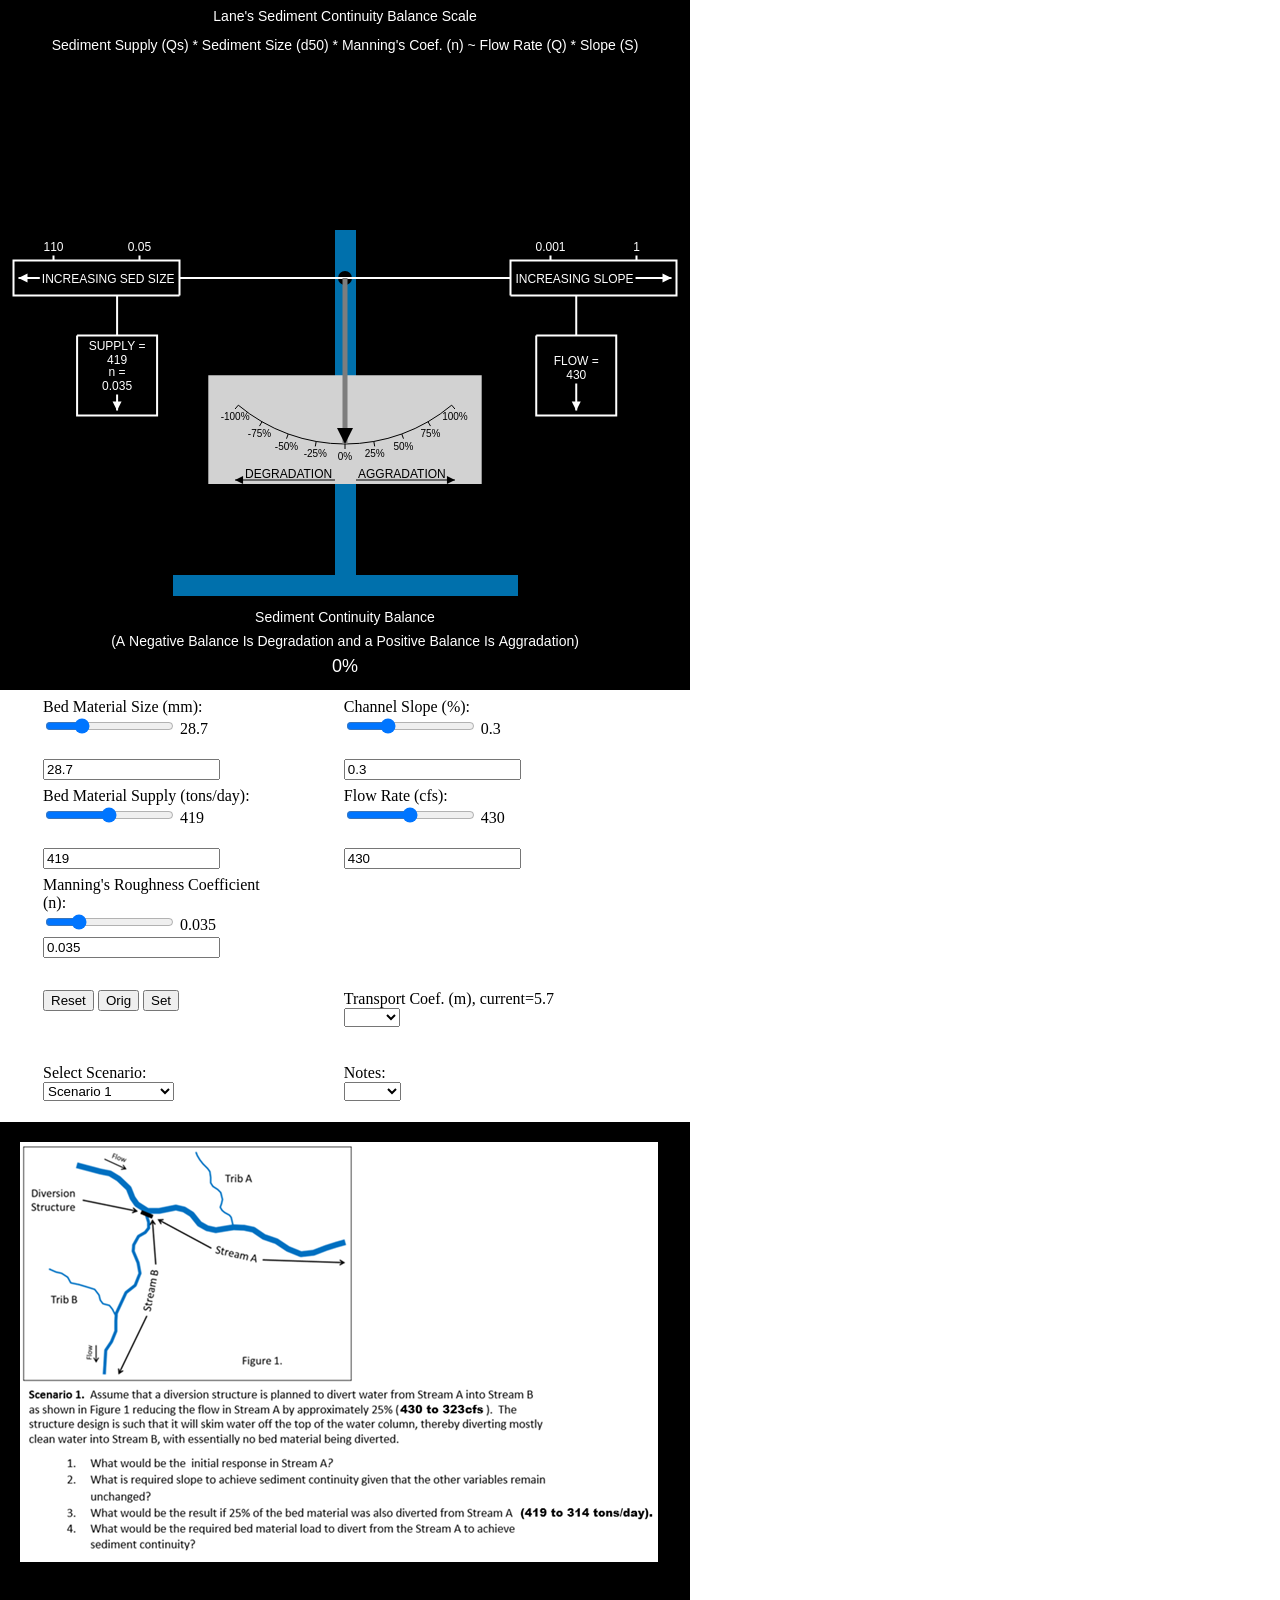
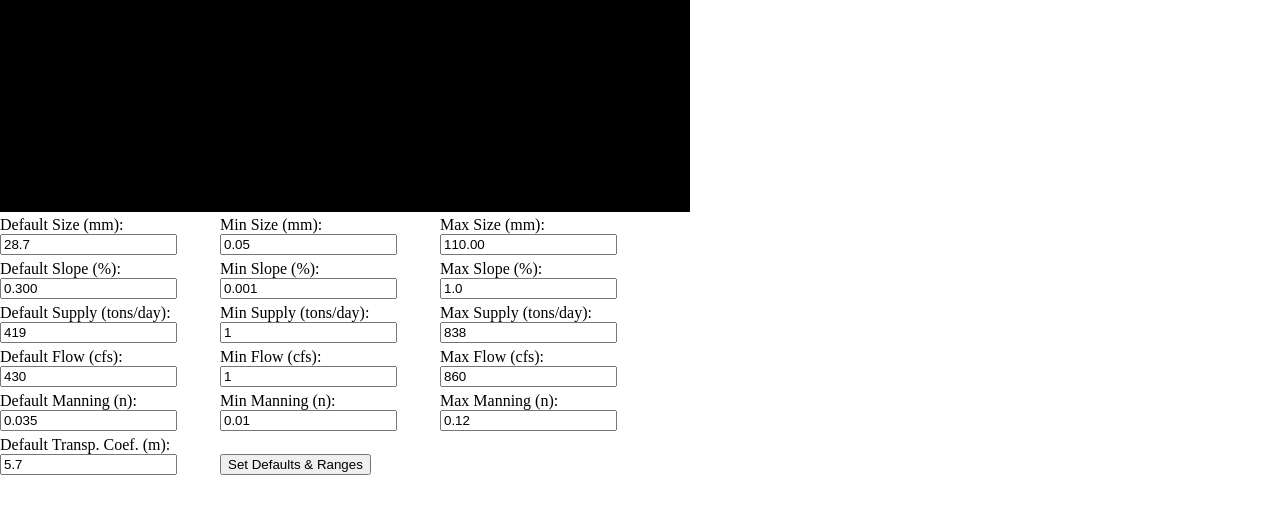
<file: index.html>
<!DOCTYPE html>
<html lang="en-us">
  <head>
    <meta charset="utf-8">
    <meta name="viewport" content="width=device-width, initial-scale=1.0">
    <title>Lanes Balance Scale</title>
    <script src="balance_scale.js" defer></script>
    <script src="calc.js" defer></script>
    <!-- <script src="chart.js" defer></script> -->
    <script src="main.js" defer></script>
    <link href="style.css" rel="stylesheet">
  </head>
  <body>
    <canvas width="690" height="690" class="myCanvas">
      <p>Add suitable fallback here.</p>
    </canvas>
    <form>
      <div class="wrapper">
        <div class="sizeDiv">
          <label for="size">Bed Material Size (mm): </label>
          <input type="range" name="size" id="size" min="0.05" max="110.00" step="0.01" value="28.70">
          <output class="size-output" for="size"></output>
        </div>
        <div class="textSizeDiv">
          <input type="text" id="textSize" name="textSize" />   
        </div>
        <div class="slopeDiv">
          <label for="slope">Channel Slope (%): </label>
          <input type="range" name="slope" id="slope" min="0.001" max="1.0" step="0.001" value="0.3">
          <output class="slope-output" for="slope"></output>
        </div>
        <div class="textSlopeDiv">
          <input type="text" id="textSlope" name="textSlope" />   
        </div>
        <div class="supplyDiv">
          <label for="supply">Bed Material Supply (tons/day): </label>
          <input type="range" name="supply" id="supply" min="1" max="250000" step="1" value="419">
          <output class="supply-output" for="supply"></output>
        </div>
        <div class="textSupplyDiv">
          <input type="text" id="textSupply" name="textSupply" />   
        </div>
        <div class="flowDiv">
          <label for="flow">Flow Rate (cfs): </label>
          <input type="range" name="flow" id="flow" min="1" max="205000" step="1" value="430">
          <output class="flow-output" for="flow"></output>
        </div>
        <div class="textFlowDiv">
          <input type="text" id="textFlow" name="textFlow" />   
        </div>
        <div class="manningDiv">
          <label for="manning">Manning's Roughness Coefficient (n): </label>
          <input type="range" name="manning" id="manning" min="0.01" max="0.12" step="0.001" value="0.035">
          <output class="manning-output" for="manning"></output>
        </div>
        <div class="textManningDiv">
          <input type="text" id="textManning" name="textManning" />   
        </div>
        <div class="selectTransportDiv">
          <label for="selectTransport">Transport Coef. (m), current=5.7</label>
          <select id="selectTransport" name="selectTransport">
            <!-- Options will be added here by JavaScript -->
          </select>   
        </div>
        <div class="defaultDiv">
          <button class="buttonDefault" type="button">Reset</button>
        </div>
        <div class="submitDiv">
          <button class="buttonExcel" type="button">Orig</button>
        </div>
        <div class="buttonDiv">
          <button class="buttonSetup" type="button">Set</button>
        </div>
        <div class="selectScenarioDiv">
          <label for="selectScenario">Select Scenario:</label>
          <select id="selectScenario" name="selectScenario">
            <option value="scenario1.png" selected>Scenario 1</option>
            <option value="scenario2.png">Meander Scenario</option>
            <option value="scenario3.png">Scenario 2</option>
          </select>   
        </div>
        <div class="selectNotesDiv">
          <label for="selectNotes">Notes:</label>
          <select id="selectNotes" name="selectNotes">
            <option value="note.png">Notes</option>
          </select>   
        </div>
      </div>
    </form>
    <canvas width="690" height="690" class="myCanvas2">
      <p>Add suitable fallback here.</p>
    </canvas>
    <form>
      <div class="wrapper2">
        <div class="defaultSizeDiv">
          <label for="textDefaultSize">Default Size (mm): </label>
          <input type="text" id="textDefaultSize" name="textDefaultSize" />   
        </div>
        <div class="defaultSlopeDiv">
          <label for="textDefaultSlope">Default Slope (%): </label>
          <input type="text" id="textDefaultSlope" name="textDefaultSlope" />   
        </div>
        <div class="defaultSupplyDiv">
          <label for="textDefaultSupply">Default Supply (tons/day): </label>
          <input type="text" id="textDefaultSupply" name="textDefaultSupply" />   
        </div>
        <div class="defaultFlowDiv">
          <label for="textDefaultFlow">Default Flow (cfs): </label>
          <input type="text" id="textDefaultFlow" name="textDefaultFlow" />   
        </div>
        <div class="defaultManningDiv">
          <label for="textDefaultManning">Default Manning (n): </label>
          <input type="text" id="textDefaultManning" name="textDefaultManning" />   
        </div>
        <div class="defaultTransportDiv">
          <label for="textDefaultTransport">Default Transp. Coef. (m): </label>
          <input type="text" id="textDefaultTransport" name="textDefaultTransport" />   
        </div>
        <div class="minSizeDiv">
          <label for="textMinSize">Min Size (mm): </label>
          <input type="text" id="textMinSize" name="textMinSize" />   
        </div>
        <div class="minSlopeDiv">
          <label for="textMinSlope">Min Slope (%): </label>
          <input type="text" id="textMinSlope" name="textMinSlope" />   
        </div>
        <div class="minSupplyDiv">
          <label for="textMinSupply">Min Supply (tons/day): </label>
          <input type="text" id="textMinSupply" name="textMinSupply" />   
        </div>
        <div class="minFlowDiv">
          <label for="textMinFlow">Min Flow (cfs): </label>
          <input type="text" id="textMinFlow" name="textMinFlow" />   
        </div>
        <div class="minManningDiv">
          <label for="textMinManning">Min Manning (n): </label>
          <input type="text" id="textMinManning" name="textMinManning" />   
        </div>
        <div class="maxSizeDiv">
          <label for="textMaxSize">Max Size (mm): </label>
          <input type="text" id="textMaxSize" name="textMaxSize" />   
        </div>
        <div class="maxSlopeDiv">
          <label for="textMaxSlope">Max Slope (%): </label>
          <input type="text" id="textMaxSlope" name="textMaxSlope" />   
        </div>
        <div class="maxSupplyDiv">
          <label for="textMaxSupply">Max Supply (tons/day): </label>
          <input type="text" id="textMaxSupply" name="textMaxSupply" />   
        </div>
        <div class="maxFlowDiv">
          <label for="textMaxFlow">Max Flow (cfs): </label>
          <input type="text" id="textMaxFlow" name="textMaxFlow" />   
        </div>
        <div class="maxManningDiv">
          <label for="textMaxManning">Max Manning (n): </label>
          <input type="text" id="textMaxManning" name="textMaxManning" />   
        </div>
        <div class="buttonSetRangesDefaultsDiv">
          <button class="buttonSetRangesDefaults" type="button">Set Defaults & Ranges</button>
        </div>
      </div>
    </form>
  </body>
</html>
</file>
<file: style.css>
body {
  margin: 0;
  padding : 0
}
label {
  display: block;
}
.wrapper {
  display: grid;
  grid-template-columns: 40px 1fr 30px 30px repeat(4, 1fr);
  gap: 3px;
  grid-template-rows: 1px 1fr 25px 1fr 25px 1fr 50px 1fr 10px 1fr;
}

.sizeDiv {
  grid-column: 2;
  grid-row: 2;
}
.textSizeDiv{
  grid-column: 2;
  grid-row: 3;
}

.supplyDiv {
  grid-column: 2;
  grid-row: 4;
}

.textSupplyDiv{
  grid-column: 2;
  grid-row: 5;
}

.slopeDiv {
  grid-column: 5;
  grid-row: 2;
}

.textSlopeDiv{
  grid-column: 5;
  grid-row: 3;
}

.flowDiv {
  grid-column: 5;
  grid-row: 4;
}

.textFlowDiv{
  grid-column: 5;
  grid-row: 5;
}

.manningDiv {
  grid-column: 2;
  grid-row: 6;
}

.textManningDiv{
  grid-column: 2;
  grid-row: 7;
}

.selectTransportDiv {
  grid-column: 5;
  grid-row: 8;
}

.defaultDiv {
  grid-column: 2;
  grid-row: 8;
  position: relative;
  left: 0px;
}
.submitDiv {
  grid-column: 2;
  grid-row: 8;
  position: relative;
  left: 55px;
}

.buttonDiv {
  grid-column: 2;
  grid-row: 8;
  position: relative;
  left: 100px;
}

.selectScenarioDiv {
  grid-column: 2;
  grid-row: 10;
  justify-self: start;
}

.selectNotesDiv {
  grid-column: 5;
  grid-row: 10;
  justify-self: start;
}

 .wrapper2 {
  display: grid;
  grid-template-columns: 200px 10px 200px 10px 200px 10px;
  gap: 5px;
  grid-template-rows: repeat(6, 1fr) 30px;
}

.defaultSizeDiv {
  grid-column: 1;
  grid-row: 1;
}

.defaultSlopeDiv {
  grid-column: 1;
  grid-row: 2;
}

.defaultSupplyDiv {
  grid-column: 1;
  grid-row: 3;
}

.defaultFlowDiv {
  grid-column: 1;
  grid-row: 4;
}

.defaultManningDiv {
  grid-column: 1;
  grid-row: 5;
}

.defaultTransportDiv {
  grid-column: 1;
  grid-row: 6;
}

.minSizeDiv {
  grid-column: 3;
  grid-row: 1;
}

.minSlopeDiv {
  grid-column: 3;
  grid-row: 2;
}

.minSupplyDiv {
  grid-column: 3;
  grid-row: 3;
}

.minFlowDiv {
  grid-column: 3;
  grid-row: 4;
}

.minManningDiv {
  grid-column: 3;
  grid-row: 5;
}

.maxSizeDiv {
  grid-column: 5;
  grid-row: 1;
}

.maxSlopeDiv {
  grid-column: 5;
  grid-row: 2;
}

.maxSupplyDiv {
  grid-column: 5;
  grid-row: 3;
}

.maxFlowDiv {
  grid-column: 5;
  grid-row: 4;
}

.maxManningDiv {
  grid-column: 5;
  grid-row: 5;
}
.buttonSetRangesDefaultsDiv {
  grid-column: 3;
  grid-row: 6;
  position: relative;
  top: 45%;
}
</file>
